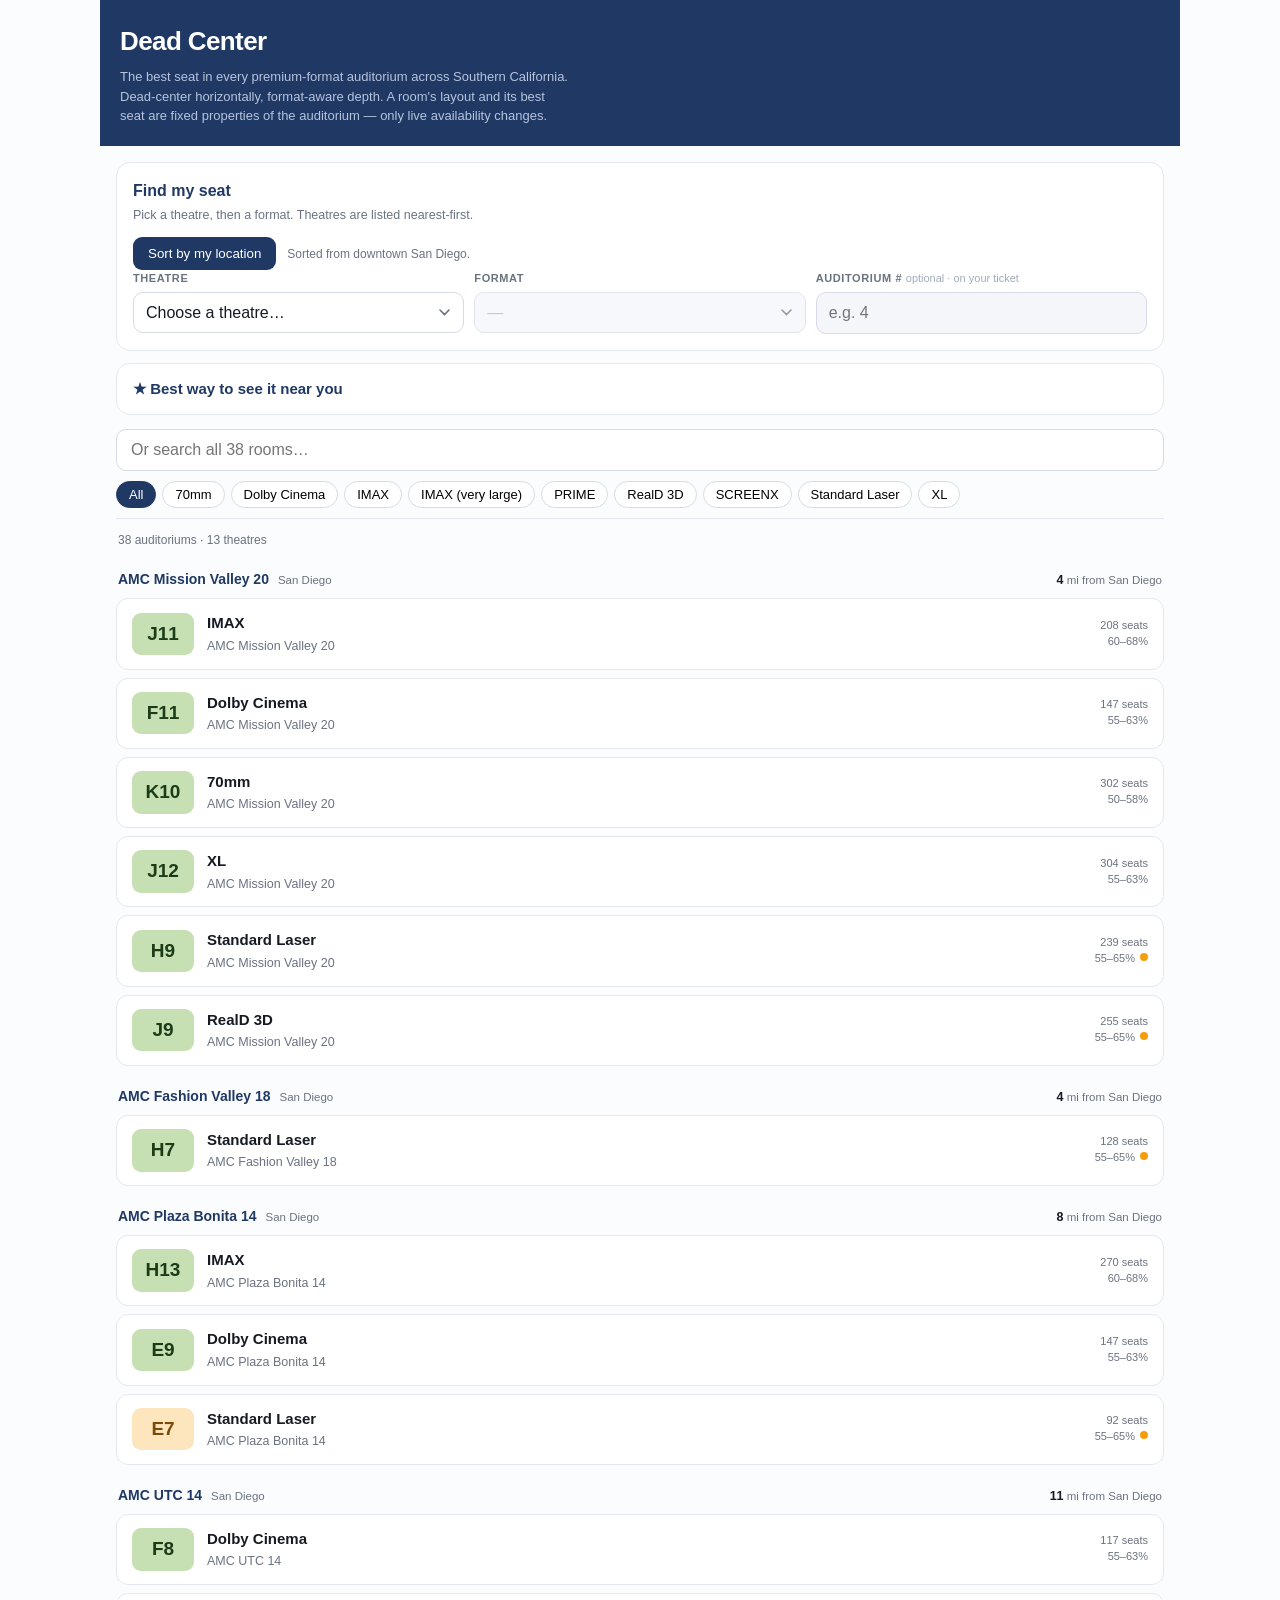
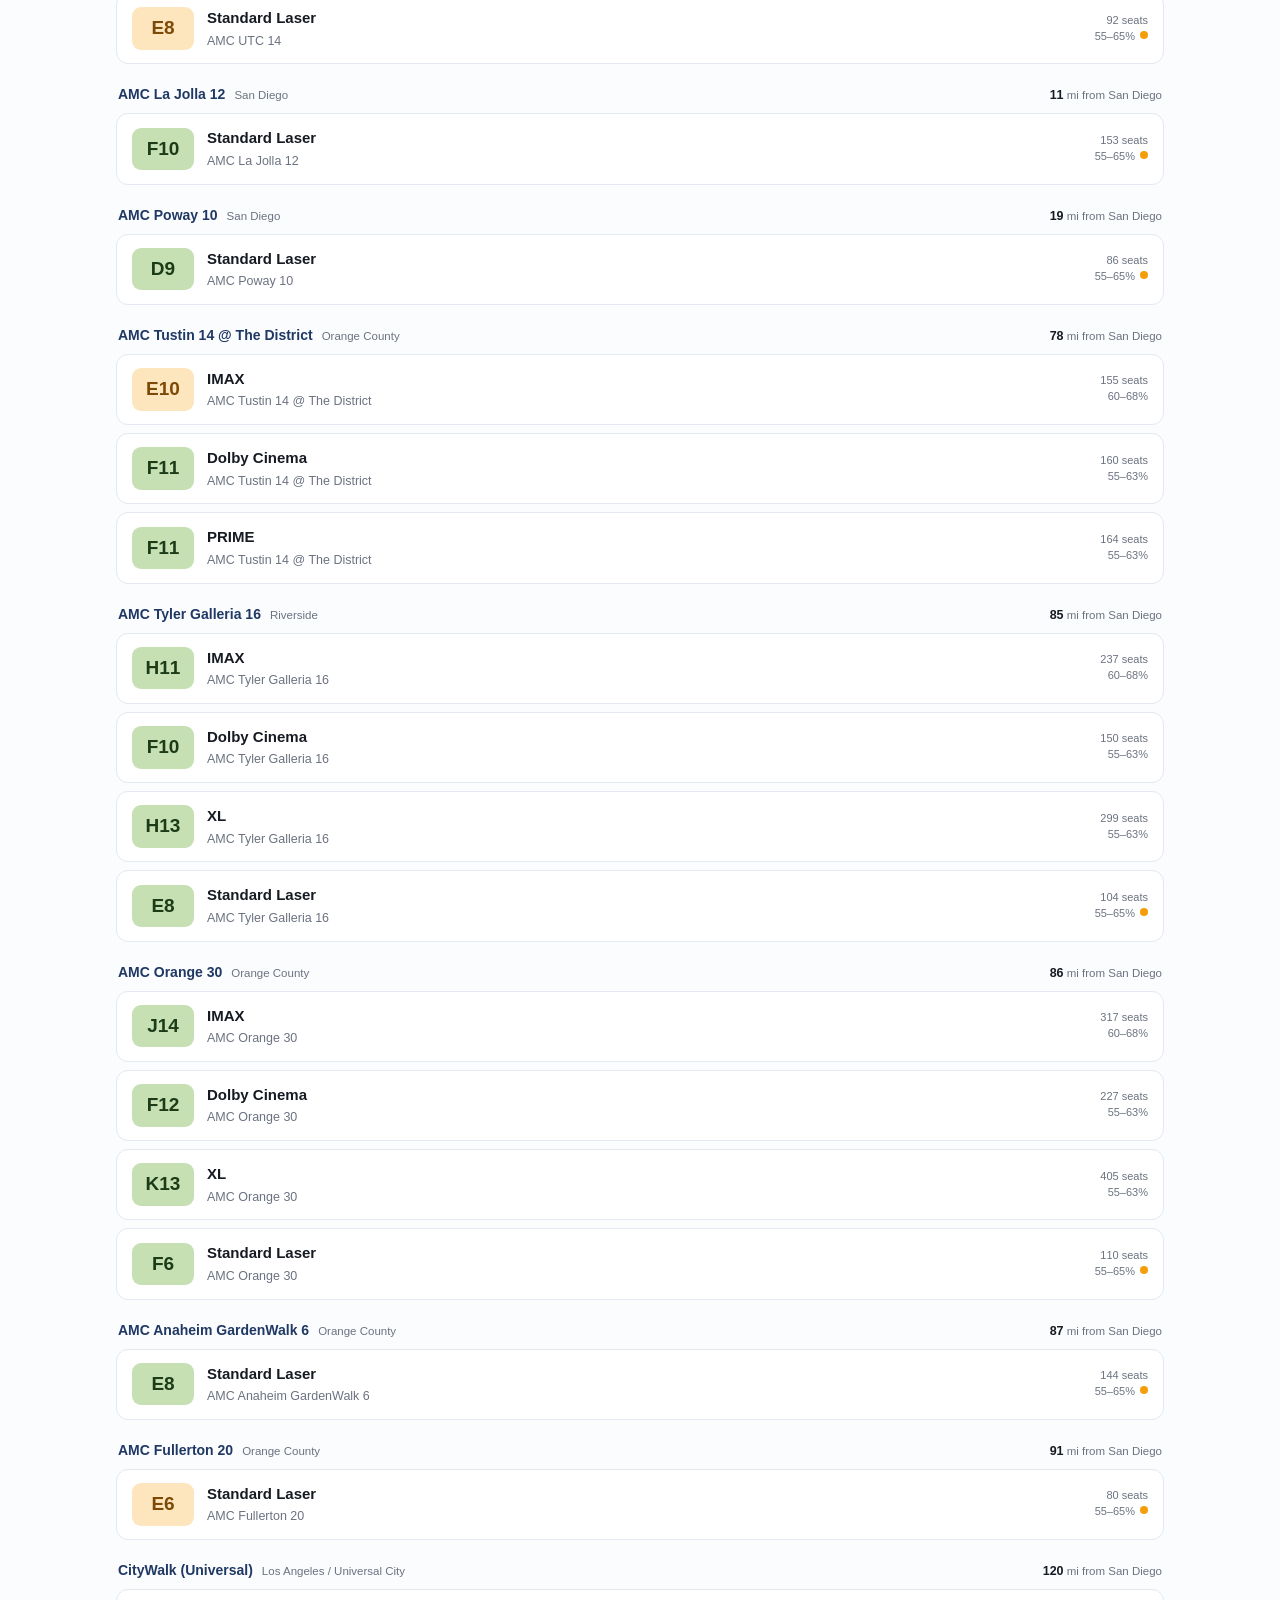
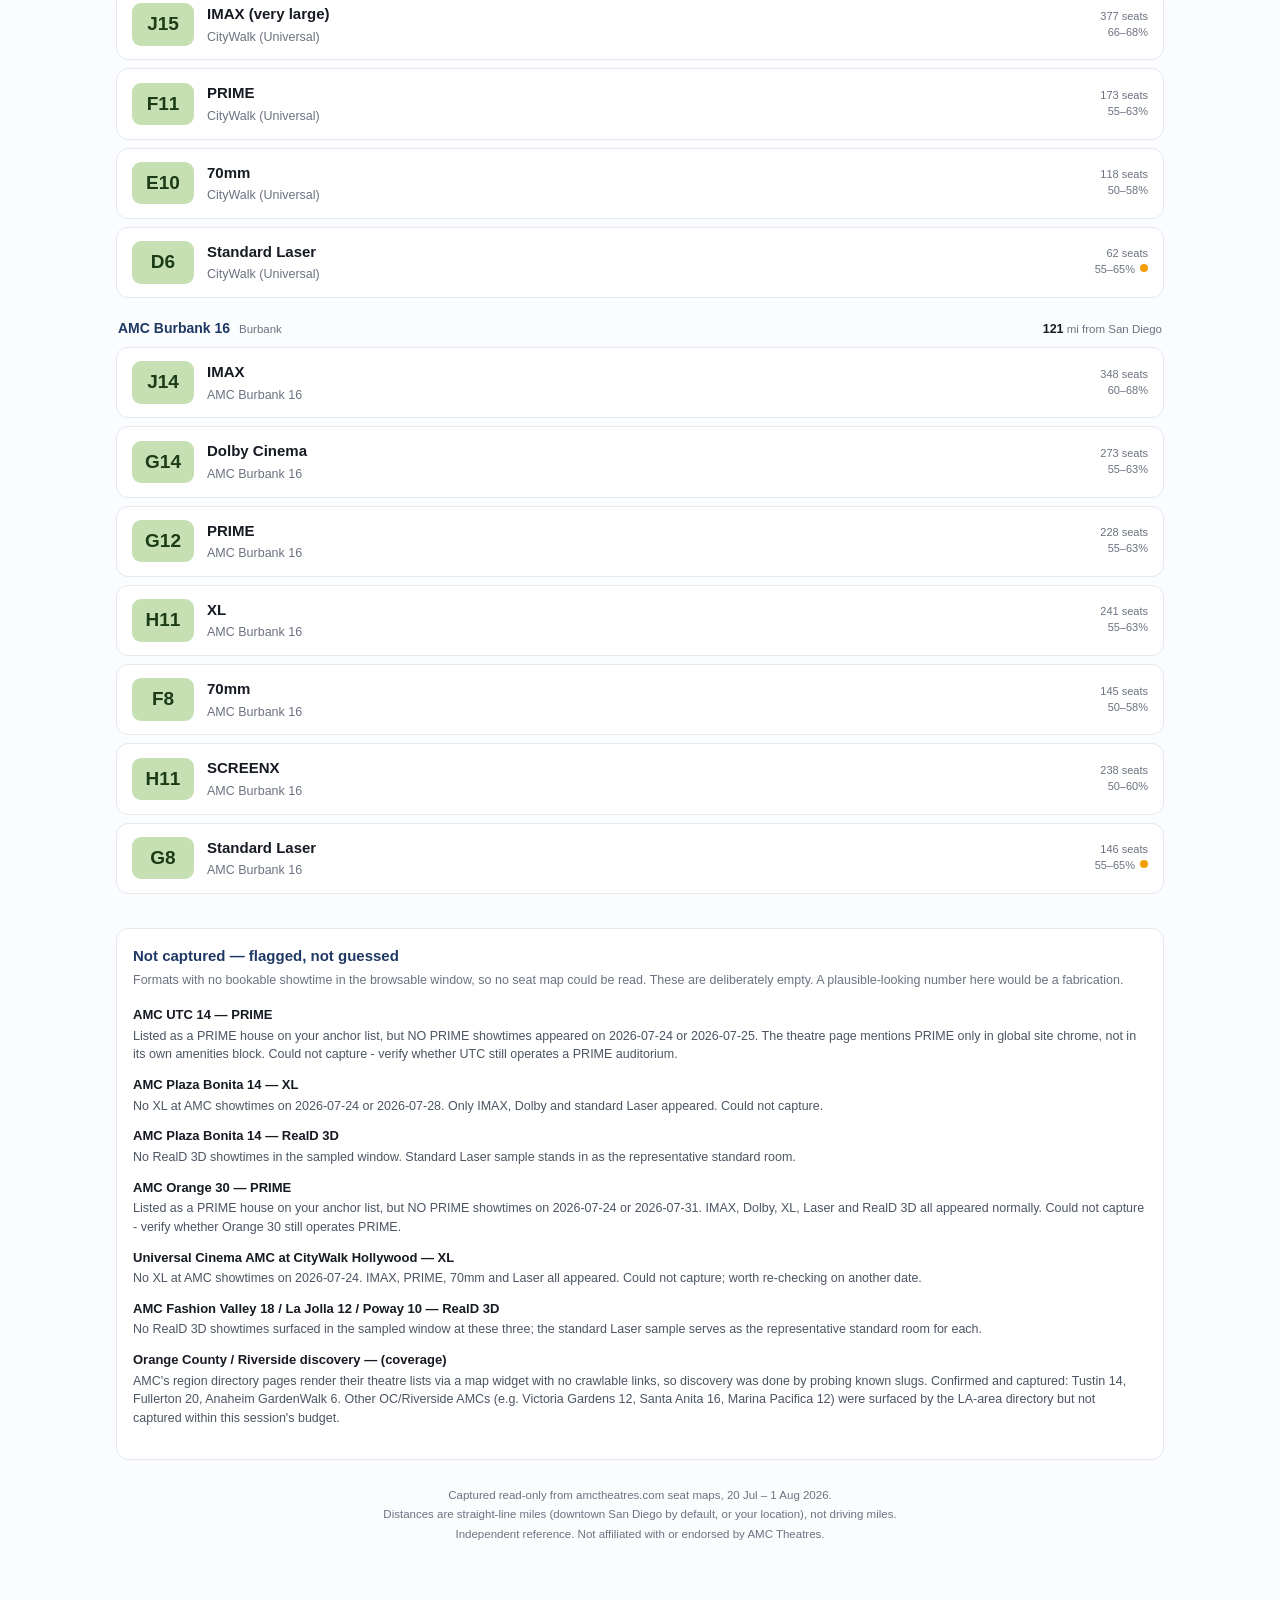
<file: docs/index.html>
<!DOCTYPE html>
<html lang="en"><head>
<meta charset="utf-8">
<meta name="viewport" content="width=device-width,initial-scale=1,viewport-fit=cover">
<title>Dead Center — the best seat in the house</title>
<meta name="description" content="The best seat in every premium-format auditorium at 13 theatres across Southern California. IMAX, Dolby, PRIME, XL, 70mm and SCREENX, measured from the actual seat maps.">
<meta name="theme-color" content="#1f3864">
<meta property="og:title" content="Dead Center — the best seat in the house">
<meta property="og:description" content="The best seat in every premium-format auditorium at 13 theatres across Southern California.">
<meta property="og:type" content="website">
<meta property="og:image" content="og.png">
<meta property="og:image:width" content="1200">
<meta property="og:image:height" content="630">
<meta name="twitter:card" content="summary_large_image">
<meta name="twitter:title" content="Dead Center — the best seat in the house">
<meta name="twitter:description" content="The best seat in every premium-format auditorium across Southern California.">
<meta name="twitter:image" content="og.png">
<link rel="manifest" href="manifest.json">
<link rel="apple-touch-icon" href="apple-touch-icon.png">
<meta name="apple-mobile-web-app-capable" content="yes">
<meta name="apple-mobile-web-app-status-bar-style" content="black-translucent">
<meta name="apple-mobile-web-app-title" content="Dead Center">
<link rel="icon" href="data:image/svg+xml,<svg xmlns='http://www.w3.org/2000/svg' viewBox='0 0 32 32'><rect width='32' height='32' rx='7' fill='%231f3864'/><rect x='7' y='7' width='18' height='3' rx='1.5' fill='%23c6e0b4'/><g fill='%23fff'><rect x='7' y='14' width='4' height='4' rx='1'/><rect x='14' y='14' width='4' height='4' rx='1' fill='%23c6e0b4'/><rect x='21' y='14' width='4' height='4' rx='1'/><rect x='7' y='21' width='4' height='4' rx='1'/><rect x='14' y='21' width='4' height='4' rx='1'/><rect x='21' y='21' width='4' height='4' rx='1'/></g></svg>">
<link rel="stylesheet" href="styles.css">
</head><body>
<div class="wrap">
<header>
  <h1>Dead Center</h1>
  <p>The best seat in every premium-format auditorium across Southern California.
     Dead-center horizontally, format-aware depth. A room's layout and its best seat are fixed
     properties of the auditorium — only live availability changes.</p>
  <button id="install" type="button" hidden>Install app</button>
  <p id="iostip" hidden>To install: tap the <b>Share</b> icon, then <b>Add to Home Screen</b>.</p>
</header>

<div class="picker">
  <h2>Find my seat</h2>
  <p class="hint">Pick a theatre, then a format. Theatres are listed nearest-first.</p>
  <div class="loc"><button id="loc" type="button">Sort by my location</button>
    <span id="locmsg">Sorted from downtown San Diego.</span></div>
  <div class="selects">
    <label>Theatre
      <select id="pt"><option value="">Choose a theatre…</option></select></label>
    <label>Format
      <select id="pf" disabled><option value="">—</option></select></label>
    <label>Auditorium # <span class="opt">optional · on your ticket</span>
      <input id="pa" type="number" min="1" inputmode="numeric" placeholder="e.g. 4" disabled></label>
  </div>
  <div id="answer" aria-live="polite"></div>
</div>

<details class="best" id="bestwrap">
  <summary>★ Best way to see it near you</summary>
  <div class="bestbody">
    <p class="hint">Premium presentations ranked. "Best presentation" favours the biggest,
       most immersive screen; "Closest" favours distance. Availability is separate — tap a room to see its seat.</p>
    <div class="besttoggle" id="besttoggle">
      <button type="button" data-s="presentation" aria-pressed="true">Best presentation</button>
      <button type="button" data-s="nearest" aria-pressed="false">Closest</button>
    </div>
    <ol id="best"></ol>
  </div>
</details>

<div class="controls">
  <input type="search" id="q" placeholder="Search all rooms…" autocomplete="off" aria-label="Search">
  <div class="chips" id="chips"></div>
</div>

<div class="count" id="count" aria-live="polite"></div>
<div id="list"></div>

<div class="gaps">
  <h2>Not captured — flagged, not guessed</h2>
  <p class="sub">Formats with no bookable showtime in the browsable window, so no seat map could be read.
     These are deliberately empty. A plausible-looking number here would be a fabrication.</p>
  <dl id="gaps"></dl>
</div>

<footer>
  Captured read-only from amctheatres.com seat maps, 20 Jul – 1 Aug 2026.<br>
  Distances are straight-line miles (downtown San Diego by default, or your location), not driving miles.<br>
  Independent reference. Not affiliated with or endorsed by AMC Theatres.
</footer>
</div>

<script src="seats.js"></script>
<script src="app.js"></script>
</body></html>
</file>
<file: docs/styles.css>
:root{color-scheme:light;--navy:#1f3864;--ink:#161a22;--mute:#6b7280;--line:#e4e8f0;
--sweet:#c6e0b4;--sweetink:#1c3c18;--good:#fff2cc;--close:#f8cbad;--far:#e6e8ec;--amber:#f59e0b;--bg:#fbfcfe;
/* depth-zone colors (directional): warm = too close, green = sweet, cool = too far */
--z-close:#ef9a6a;--z-good:#cfe8a8;--z-sweet:#6fbf73;--z-far:#8fb0d6}
*{box-sizing:border-box}
body{margin:0;background:var(--bg);color:var(--ink);-webkit-text-size-adjust:100%;
font:15px/1.5 -apple-system,BlinkMacSystemFont,"Segoe UI",Roboto,Helvetica,Arial,sans-serif}
.wrap{max-width:1080px;margin:0 auto;padding:0 16px 64px}
header{background:var(--navy);color:#fff;margin:0 -16px;position:relative;
padding:max(22px,env(safe-area-inset-top)) 20px 20px}
header h1{margin:0;font-size:26px;font-weight:800;letter-spacing:-.6px}
header p{margin:6px 0 0;font-size:13px;color:#b6c4dc;max-width:62ch}
#install{position:absolute;top:max(20px,env(safe-area-inset-top));right:18px;background:#fff;
color:var(--navy);border:0;border-radius:8px;padding:7px 13px;font:600 12.5px/1 inherit;cursor:pointer}
#install:hover{background:#e8eef8}
#iostip{margin:14px 2px 0;background:#eef3fb;border:1px solid #d6e0f0;border-radius:10px;
padding:10px 13px;font-size:12.5px;color:#324a70}
#iostip b{color:var(--navy)}
.controls{position:sticky;top:0;z-index:20;background:var(--bg);padding:14px 0 10px;
border-bottom:1px solid var(--line)}
input[type=search]{width:100%;padding:11px 14px;border:1px solid #d6dbe6;border-radius:10px;
font-size:16px;background:#fff;outline:none;-webkit-appearance:none}
input:focus{border-color:var(--navy);box-shadow:0 0 0 3px rgba(31,56,100,.1)}
.chips{display:flex;flex-wrap:wrap;gap:6px;margin-top:10px}
.chip{padding:5px 12px;border:1px solid #d6dbe6;border-radius:999px;background:#fff;
font-size:13px;cursor:pointer;font-family:inherit}
.chip[aria-pressed=true]{background:var(--navy);color:#fff;border-color:var(--navy)}
.count{font-size:12px;color:var(--mute);margin:12px 2px 8px}
.thead{display:flex;align-items:baseline;gap:9px;margin:20px 2px 8px;flex-wrap:wrap}
.thead b{font-size:14px;color:var(--navy)}
.thead .rg{font-size:11.5px;color:var(--mute)}
.thead .mi{margin-left:auto;font-size:11.5px;color:var(--mute);font-variant-numeric:tabular-nums}
.thead .mi b{font-size:12.5px;color:var(--ink)}
.card{background:#fff;border:1px solid var(--line);border-radius:12px;margin-bottom:8px;overflow:hidden}
.card>summary{list-style:none;cursor:pointer;padding:13px 15px;display:flex;align-items:center;gap:13px}
.card>summary::-webkit-details-marker{display:none}
.card>summary:focus-visible{outline:2px solid var(--navy);outline-offset:-2px}
.card[open]>summary{border-bottom:1px solid var(--line);background:#fcfdff}
.seat{flex:0 0 auto;min-width:62px;text-align:center;padding:7px 10px;border-radius:9px;
background:var(--sweet);color:var(--sweetink);font-weight:700;font-size:19px;font-variant-numeric:tabular-nums}
.seat.off{background:#fde6be;color:#7c4a06}
.meta{flex:1;min-width:0}.meta b{display:block;font-size:15px;font-weight:600}
.meta span{display:block;font-size:12.5px;color:var(--mute);margin-top:2px;
overflow:hidden;text-overflow:ellipsis;white-space:nowrap}
.tag{flex:0 0 auto;font-size:11px;color:var(--mute);text-align:right;line-height:1.45}
.dot{display:inline-block;width:8px;height:8px;border-radius:50%;background:var(--amber);
vertical-align:1px;margin-left:5px}
.stale{display:inline-block;margin-left:5px;font-size:9.5px;font-weight:700;letter-spacing:.4px;
background:#fde6be;color:#7c4a06;padding:1px 5px;border-radius:4px;vertical-align:1px}
.body{padding:16px 15px 18px}
.why{font-size:13.5px;color:#374151;background:#f7f9fc;border-left:3px solid var(--navy);
padding:10px 13px;border-radius:0 8px 8px 0;margin:0 0 14px}
.why.mt{margin-top:15px}
.warn{font-size:12.5px;background:#fff7ed;border-left:3px solid var(--amber);color:#7c4a06;
padding:9px 13px;border-radius:0 8px 8px 0;margin:0 0 14px}
.warn.mt0{margin:14px 0 0}
.split{display:flex;gap:22px;flex-wrap:wrap}
.diagram{flex:0 0 auto}
.screen{height:7px;border-radius:4px;background:linear-gradient(90deg,#c8d2e4,#1f3864,#c8d2e4)}
.screenlbl{text-align:center;font-size:9.5px;letter-spacing:2.4px;color:var(--mute);margin:3px 0 9px}
.rowline{display:flex;align-items:center;gap:7px;margin-bottom:2px}
.rlbl{width:17px;font-size:10.5px;color:var(--mute);text-align:right;font-variant-numeric:tabular-nums}
.bar{height:11px;border-radius:3px}
.rowline.best .rlbl{color:var(--ink);font-weight:700}
.rowline.best .bar{outline:2px solid var(--navy);outline-offset:1px}
.rpct{font-size:10px;color:#aeb5c2;font-variant-numeric:tabular-nums}
table{border-collapse:collapse;font-size:12.5px;flex:1;min-width:280px}
th{background:var(--navy);color:#fff;font-weight:600;padding:6px 9px;text-align:left;font-size:11.5px}
td{padding:5px 9px;border-bottom:1px solid #f0f2f6;font-variant-numeric:tabular-nums}
tr.best td{font-weight:700;background:#f4f8ef}
.v{padding:1px 7px;border-radius:4px;font-size:11px;white-space:nowrap}
.k{font-size:11.5px;color:var(--mute);margin:0 0 14px}.k b{color:var(--ink);font-weight:600}
.quirks{margin:16px 0 0;padding:0;list-style:none}
.quirks li{font-size:12.5px;color:#4b5563;padding-left:15px;position:relative;margin-bottom:5px}
.quirks li:before{content:"";position:absolute;left:0;top:7px;width:4px;height:4px;
border-radius:50%;background:#b6bdc9}
.share{margin-top:14px;font-size:11.5px;background:none;border:1px solid #d6dbe6;border-radius:7px;
padding:5px 11px;color:var(--mute);cursor:pointer;font-family:inherit}
.share:hover{border-color:var(--navy);color:var(--navy)}
.gaps{margin-top:34px;background:#fff;border:1px solid var(--line);border-radius:12px;padding:16px}
.gaps h2{margin:0 0 4px;font-size:15px;color:var(--navy)}
.gaps p.sub{margin:0 0 12px;font-size:12.5px;color:var(--mute)}
.gaps dt{font-size:13px;font-weight:600;margin-top:11px}
.gaps dd{margin:2px 0 0;font-size:12.5px;color:#4b5563}
.empty{text-align:center;color:var(--mute);padding:46px 0}
.picker{background:#fff;border:1px solid var(--line);border-radius:14px;padding:16px;margin-top:16px}
.picker h2{margin:0 0 3px;font-size:16px;color:var(--navy)}
.picker .hint{margin:0 0 13px;font-size:12.5px;color:var(--mute)}
.selects{display:flex;gap:10px;flex-wrap:wrap}
.selects label{flex:1;min-width:190px;font-size:11px;font-weight:700;letter-spacing:.6px;
color:var(--mute);text-transform:uppercase;display:block}
.selects .opt{font-weight:400;letter-spacing:0;text-transform:none;color:#a2abbb}
.selects input[type=number]{width:100%;margin-top:5px;padding:11px 12px;font-size:16px;font-family:inherit;
border:1px solid #d6dbe6;border-radius:10px;background:#fff;color:var(--ink);-webkit-appearance:none}
.selects input[type=number]:disabled{background:#f4f6fa;color:#aab1bd}
.selects input[type=number]:focus{outline:none;border-color:var(--navy);box-shadow:0 0 0 3px rgba(31,56,100,.1)}
.bigseat .num.cap{background:#e8eef8;color:var(--navy);font-size:34px;letter-spacing:-1px}
select{width:100%;margin-top:5px;padding:11px 12px;font-size:16px;font-family:inherit;
border:1px solid #d6dbe6;border-radius:10px;background:#fff;color:var(--ink);-webkit-appearance:none;
background-image:url("data:image/svg+xml,%3Csvg xmlns='http://www.w3.org/2000/svg' width='11' height='7'%3E%3Cpath d='M1 1l4.5 4.5L10 1' stroke='%236b7280' stroke-width='1.6' fill='none' stroke-linecap='round'/%3E%3C/svg%3E");
background-repeat:no-repeat;background-position:right 13px center}
select:disabled{background-color:#f4f6fa;color:#aab1bd}
select:focus{outline:none;border-color:var(--navy);box-shadow:0 0 0 3px rgba(31,56,100,.1)}
.answer{margin-top:16px;border-top:1px solid var(--line);padding-top:16px}
.answer:empty{margin:0;border:0;padding:0}
.bigseat{display:flex;align-items:center;gap:15px;flex-wrap:wrap}
.bigseat .num{font-size:44px;font-weight:800;letter-spacing:-1.5px;color:var(--sweetink);
background:var(--sweet);border-radius:13px;padding:9px 20px;font-variant-numeric:tabular-nums}
.bigseat .num.off{background:#fde6be;color:#7c4a06}
.bigseat .sub{font-size:13px;color:var(--mute);line-height:1.55}
.bigseat .sub b{color:var(--ink);display:block;font-size:15px;font-weight:600;margin-bottom:2px}
.bigseat .sub b.inline{display:inline;font-size:inherit;color:inherit;margin:0}
.map{margin-top:16px;overflow-x:auto;padding-bottom:4px}
.mapinner{display:inline-block;min-width:100%}
.maprow{display:flex;align-items:center;justify-content:center;gap:3px;margin-bottom:3px}
.maprow .lb{width:16px;font-size:9.5px;color:var(--mute);text-align:right;flex:0 0 auto;
font-variant-numeric:tabular-nums}
.seats{display:flex;gap:2px}
.s{width:9px;height:9px;border-radius:2px;background:#dfe4ec}
.maprow[data-v="SWEET SPOT"] .s{background:var(--z-sweet)}
.maprow[data-v="good"] .s{background:var(--z-good)}
.maprow[data-v="too close"] .s{background:var(--z-close)}
.maprow[data-v="too far"] .s{background:var(--z-far)}
.s.pick{background:var(--navy);width:11px;height:11px;border-radius:3px;margin:-1px;
box-shadow:0 0 0 2px #fff,0 0 0 4px var(--navy)}
.maplegend{text-align:center;font-size:10.5px;color:var(--mute);margin-top:9px}
.feel{margin:10px 0 0;font-size:12.5px;color:var(--navy);font-weight:600}
.hazards{margin:15px 0 0;background:#fff7ed;border:1px solid #f3d5a8;border-radius:10px;padding:11px 13px}
.hazards b{display:block;font-size:12.5px;color:#7c4a06;margin-bottom:5px}
.hazards ul{margin:0;padding-left:16px}
.hazards li{font-size:12.5px;color:#8a5a15;margin-bottom:3px}
.maprow.haz .lb{color:#b45309;font-weight:700}
.reports{margin-top:15px;display:flex;gap:16px;flex-wrap:wrap}
.reports .report{margin-top:0}
/* Best way to see it */
.best{background:#fff;border:1px solid var(--line);border-radius:14px;margin-top:12px;overflow:hidden}
.best>summary{list-style:none;cursor:pointer;padding:14px 16px;font-weight:700;color:var(--navy);font-size:15px}
.best>summary::-webkit-details-marker{display:none}
.best>summary:focus-visible{outline:2px solid var(--navy);outline-offset:-2px}
.best[open]>summary{border-bottom:1px solid var(--line)}
.bestbody{padding:14px 16px 16px}
.besttoggle{display:inline-flex;gap:0;border:1px solid #d6dbe6;border-radius:9px;overflow:hidden;margin-bottom:12px}
.besttoggle button{background:#fff;border:0;padding:8px 14px;font:600 12.5px/1 inherit;cursor:pointer;color:var(--mute)}
.besttoggle button[aria-pressed=true]{background:var(--navy);color:#fff}
#best{list-style:none;margin:0;padding:0;counter-reset:none}
#best li{margin-bottom:7px}
.brow{width:100%;display:flex;align-items:center;gap:12px;text-align:left;background:#fbfcfe;
border:1px solid var(--line);border-radius:11px;padding:11px 13px;cursor:pointer;font-family:inherit}
.brow:hover{border-color:var(--navy);background:#f4f8ff}
.brank{flex:0 0 auto;width:24px;height:24px;border-radius:50%;background:var(--navy);color:#fff;
font-weight:700;font-size:12px;display:flex;align-items:center;justify-content:center}
.bmeta{flex:1;min-width:0}
.bmeta b{display:block;font-size:14px;color:var(--ink)}
.bmeta span{display:block;font-size:12px;color:var(--mute);overflow:hidden;text-overflow:ellipsis;white-space:nowrap}
.btag{display:inline-block;font-size:10px;font-weight:700;letter-spacing:.3px;background:var(--z-sweet);
color:#14320f;padding:1px 6px;border-radius:5px;vertical-align:1px}
.btag.dim{background:#e6e8ec;color:#5a6472}
.bnum{flex:0 0 auto;font-size:11px;color:var(--mute);text-align:right;line-height:1.45;font-variant-numeric:tabular-nums}
.tier{margin:12px 0 0;font-size:12.5px;color:#374151;line-height:1.55}
.tierbadge{display:inline-block;background:var(--navy);color:#fff;font-weight:700;font-size:10.5px;
letter-spacing:.3px;padding:3px 9px;border-radius:6px;margin-right:7px;vertical-align:1px}
.report{display:inline-block;margin-top:15px;font-size:11.5px;color:var(--mute);text-decoration:none;
border-bottom:1px dotted #c3ccd8}
.report:hover{color:var(--navy);border-bottom-color:var(--navy)}
.fmtnote{font-size:12px;color:var(--mute);font-style:italic;margin:10px 0 0}
.links{display:flex;gap:8px;flex-wrap:wrap;margin-top:15px}
.links a{font-size:12px;font-weight:600;color:var(--navy);text-decoration:none;
border:1px solid #d6dbe6;border-radius:8px;padding:8px 12px}
.links a:hover{border-color:var(--navy);background:#f2f6fc}
.rate{margin-top:16px;padding-top:13px;border-top:1px dashed var(--line)}
.rate label{font-size:11px;font-weight:700;letter-spacing:.5px;text-transform:uppercase;color:var(--mute);display:block}
.rate input{margin-top:6px;width:130px;padding:9px 11px;font-size:16px;font-family:inherit;
border:1px solid #d6dbe6;border-radius:9px;text-transform:uppercase;-webkit-appearance:none}
.rate input:focus{outline:none;border-color:var(--navy);box-shadow:0 0 0 3px rgba(31,56,100,.1)}
.ratered{margin-top:9px;font-size:13px;line-height:1.5;min-height:1px}
.ratered.good{color:var(--sweetink)}
.ratered.ok{color:#7a6212}
.ratered.warn,.ratered.bad{color:#b45309}
.ratered .rq{display:block;margin-top:3px;font-size:11px;color:var(--mute);font-weight:400}
.notcaptured{background:#fff7ed;border:1px solid #f3d5a8;border-radius:11px;padding:15px}
.notcaptured b{display:block;font-size:15px;color:#7c4a06;margin-bottom:4px}
.notcaptured p{margin:0;font-size:13px;color:#8a5a15;line-height:1.55}
.loc{display:flex;align-items:center;gap:11px;flex-wrap:wrap;margin-top:12px}
#loc{background:var(--navy);color:#fff;border:0;border-radius:9px;padding:9px 15px;
font:600 13px/1 inherit;cursor:pointer}
#loc:hover{background:#26467a}
#loc:disabled{opacity:.55;cursor:default}
#locmsg{font-size:12px;color:var(--mute)}
#locmsg.on{color:var(--sweetink);font-weight:600}
#locmsg.err{color:#b45309}
footer{margin-top:26px;font-size:11.5px;color:var(--mute);text-align:center;line-height:1.7}
@media(max-width:560px){.split{gap:16px}table{min-width:100%}.tag{display:none}}
</file>
